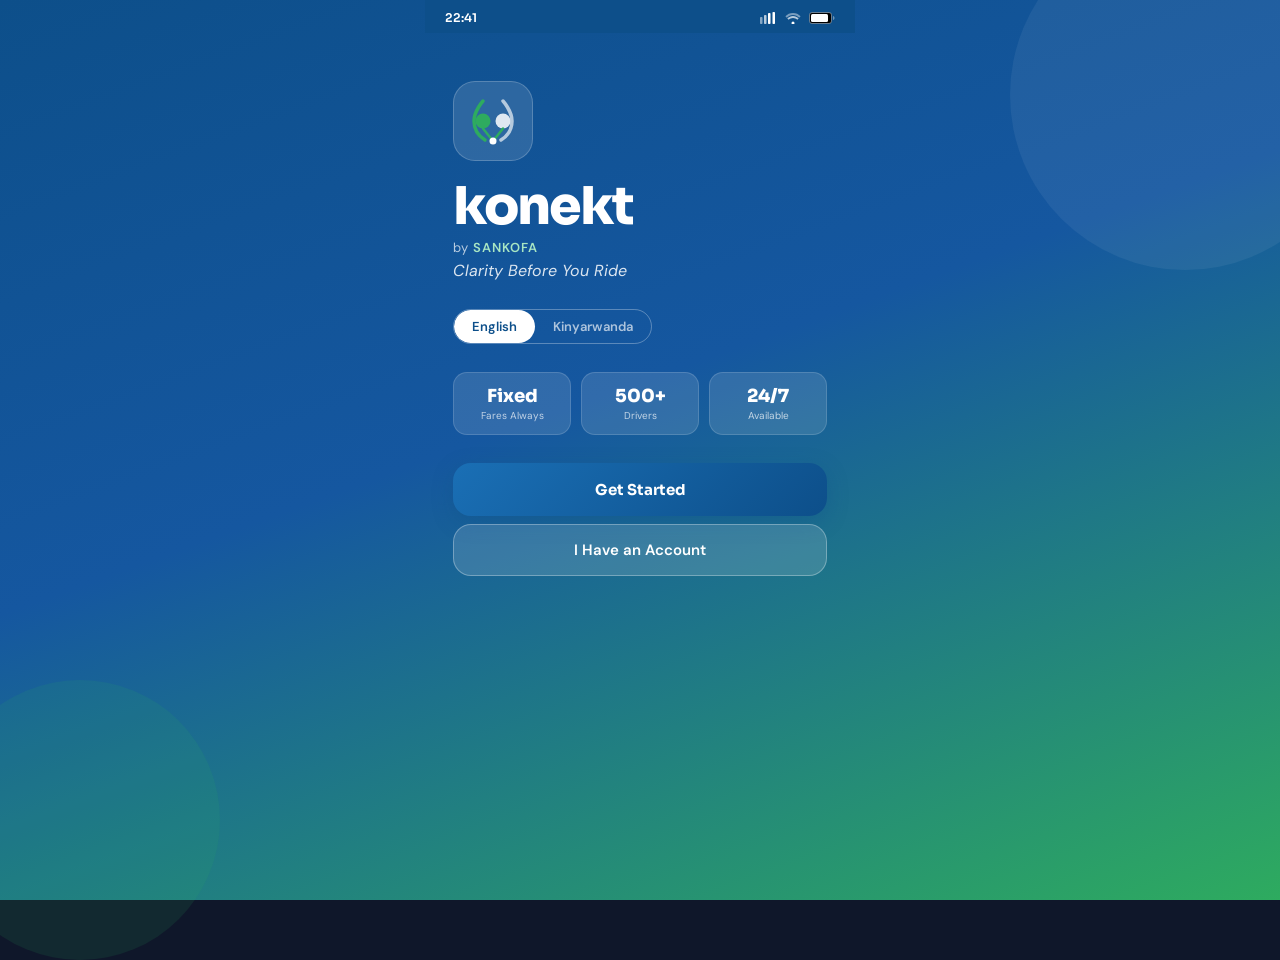
<file: index.html>
<!DOCTYPE html>
<html lang="en">
<head>
  <meta charset="UTF-8"/>
  <meta name="viewport" content="width=device-width,initial-scale=1.0,maximum-scale=1.0,user-scalable=no"/>
  <meta name="theme-color" content="#0D4F8A"/>
  <title>Konekt by Sankofa</title>
  <link rel="preconnect" href="https://fonts.googleapis.com"/>
  <link href="https://fonts.googleapis.com/css2?family=Sora:wght@400;600;700;800&family=DM+Sans:wght@400;500;600&display=swap" rel="stylesheet"/>
<style>
*,*::before,*::after{box-sizing:border-box;margin:0;padding:0}
html,body{height:100%;overflow:hidden;background:#0f172a}
body{font-family:'DM Sans',system-ui,sans-serif;color:#1A202C;-webkit-tap-highlight-color:transparent}
:root{
  --blue:#0D4F8A;--blue-mid:#1A6FB5;--blue-lt:#E8F4FD;
  --green:#1E8048;--green-mid:#2EAB5F;--green-lt:#E8F8EF;
  --red:#E74C3C;--amber:#F5A623;--text:#1A202C;--muted:#718096;
  --border:#E2E8F0;--bg:#F4F7FB;--white:#FFFFFF;
  --r:18px;--rs:10px;
  --sh:0 4px 24px rgba(13,79,138,.10);--sh-sm:0 2px 8px rgba(0,0,0,.06)
}
#app{width:100%;max-width:430px;height:100vh;margin:0 auto;background:var(--bg);display:flex;flex-direction:column;overflow:hidden}
.status-bar{background:var(--blue);padding:10px 20px 8px;display:flex;justify-content:space-between;align-items:center;font-size:12px;font-weight:600;color:white;font-family:'Sora',sans-serif;flex-shrink:0;z-index:20}
.status-icons{display:flex;gap:8px;align-items:center}
.screen{display:none;flex-direction:column;flex:1;overflow:hidden}
.screen.active{display:flex}
.screen-body{flex:1;overflow-y:auto;padding:20px 20px 100px;-webkit-overflow-scrolling:touch}
.screen-body::-webkit-scrollbar{display:none}
/* SPLASH */
.splash-bg{position:absolute;inset:0;background:linear-gradient(160deg,var(--blue) 0%,#1557a0 45%,var(--green-mid) 100%);z-index:0}
.splash-bg::before{content:'';position:absolute;width:350px;height:350px;background:rgba(255,255,255,.06);border-radius:50%;top:-80px;right:-80px}
.splash-bg::after{content:'';position:absolute;width:280px;height:280px;background:rgba(46,171,95,.12);border-radius:50%;bottom:-60px;left:-60px}
.splash-content{position:relative;z-index:1;flex:1;padding:48px 28px 36px;display:flex;flex-direction:column;color:white;overflow-y:auto}
.splash-content::-webkit-scrollbar{display:none}
.splash-logo{width:80px;height:80px;background:rgba(255,255,255,.12);border-radius:22px;display:flex;align-items:center;justify-content:center;margin-bottom:20px;border:1px solid rgba(255,255,255,.2)}
.splash-brand{font-family:'Sora',sans-serif;font-size:52px;font-weight:800;letter-spacing:-2px;line-height:1;margin-bottom:6px}
.splash-by{font-size:13px;color:rgba(255,255,255,.7);margin-bottom:4px;letter-spacing:1px}
.splash-by span{color:#a8e6c3;font-weight:600}
.splash-tagline{font-size:16px;color:rgba(255,255,255,.85);font-style:italic;margin-bottom:28px}
.lang-switch{display:flex;border:1px solid rgba(255,255,255,.3);border-radius:30px;overflow:hidden;width:fit-content;margin-bottom:28px}
.lang-btn{padding:8px 18px;font-size:13px;font-weight:600;background:transparent;color:rgba(255,255,255,.65);border:none;cursor:pointer;font-family:'DM Sans',sans-serif;transition:all .2s}
.lang-btn.active{background:white;color:var(--blue);border-radius:30px}
.splash-stats{display:flex;gap:10px;margin-bottom:28px}
.stat-card{flex:1;background:rgba(255,255,255,.12);border:1px solid rgba(255,255,255,.15);border-radius:14px;padding:12px 8px;text-align:center}
.stat-card strong{display:block;font-size:18px;font-weight:800;font-family:'Sora',sans-serif}
.stat-card span{font-size:10px;color:rgba(255,255,255,.7);margin-top:2px;display:block}
/* BUTTONS */
.btn-primary{background:linear-gradient(135deg,var(--blue-mid),var(--blue));color:white;border:none;border-radius:var(--r);padding:17px 20px;font-size:15px;font-weight:700;font-family:'Sora',sans-serif;cursor:pointer;transition:transform .15s;box-shadow:0 6px 20px rgba(13,79,138,.35);display:flex;align-items:center;justify-content:center;gap:6px}
.btn-primary:active{transform:scale(.98)}
.btn-ghost{background:rgba(255,255,255,.14);color:white;border:1px solid rgba(255,255,255,.3);border-radius:var(--r);padding:15px 20px;font-size:15px;font-weight:600;font-family:'DM Sans',sans-serif;cursor:pointer}
.btn-outline{background:transparent;color:var(--blue-mid);border:1.5px solid var(--border);border-radius:var(--r);padding:15px 20px;font-size:15px;font-weight:600;font-family:'Sora',sans-serif;cursor:pointer;display:flex;align-items:center;justify-content:center;gap:6px}
.btn-full{width:100%}
.btn-danger{flex:1;padding:13px;background:#FEE2E2;color:#C0392B;border:none;border-radius:var(--rs);font-size:13px;font-weight:600;font-family:'DM Sans',sans-serif;cursor:pointer}
.btn-green{flex:1;padding:13px;background:var(--green-lt);color:var(--green);border:none;border-radius:var(--rs);font-size:13px;font-weight:600;font-family:'DM Sans',sans-serif;cursor:pointer}
.mt8{margin-top:8px}
/* HOME */
.home-header{background:linear-gradient(140deg,var(--blue) 0%,var(--blue-mid) 100%);padding:18px 20px 56px;flex-shrink:0}
.home-header-row{display:flex;justify-content:space-between;align-items:flex-start;margin-bottom:16px}
.greeting{font-size:19px;font-weight:700;color:white;font-family:'Sora',sans-serif}
.greeting-sub{font-size:13px;color:rgba(255,255,255,.75);margin-top:2px}
.avatar-btn{width:42px;height:42px;background:rgba(255,255,255,.18);border:none;border-radius:50%;color:white;font-size:13px;font-weight:700;cursor:pointer;font-family:'Sora',sans-serif;flex-shrink:0}
.search-bar{background:white;border-radius:14px;padding:13px 16px;display:flex;align-items:center;gap:10px;cursor:pointer;box-shadow:0 4px 16px rgba(0,0,0,.12)}
.search-bar span{color:var(--muted);font-size:14px}
.home-body{flex:1;overflow-y:auto;padding:0 16px 100px;margin-top:-38px}
.home-body::-webkit-scrollbar{display:none}
.quick-grid{display:grid;grid-template-columns:1fr 1fr;gap:10px;margin-bottom:22px}
.quick-card{background:white;border-radius:var(--r);padding:16px 14px;cursor:pointer;box-shadow:var(--sh);transition:transform .15s;border:1.5px solid transparent}
.quick-card:active{transform:scale(.97);border-color:var(--blue-mid)}
.quick-icon{width:40px;height:40px;border-radius:10px;display:flex;align-items:center;justify-content:center;font-size:20px;margin-bottom:8px}
.quick-name{font-size:13px;font-weight:600}
.quick-loc{font-size:11px;color:var(--muted);margin-top:1px}
.section-label{font-size:15px;font-weight:700;margin-bottom:12px;font-family:'Sora',sans-serif}
/* KRC */
.krc-card{background:linear-gradient(135deg,var(--blue) 0%,var(--blue-mid) 50%,var(--green-mid) 100%);border-radius:var(--r);padding:18px 18px 16px;margin-bottom:22px;cursor:pointer;position:relative;overflow:hidden}
.krc-card::before{content:'';position:absolute;width:160px;height:160px;background:rgba(255,255,255,.06);border-radius:50%;top:-50px;right:-40px}
.krc-header{display:flex;justify-content:space-between;align-items:flex-start;margin-bottom:14px;position:relative}
.krc-badge{background:rgba(255,255,255,.18);border-radius:20px;padding:3px 10px;font-size:11px;font-weight:600;color:white;display:inline-block;margin-bottom:8px}
.krc-pts{font-size:34px;font-weight:800;color:white;font-family:'Sora',sans-serif;line-height:1}
.krc-pts-lbl{font-size:11px;color:rgba(255,255,255,.7);margin-top:2px}
.krc-next{text-align:right}
.krc-next-lbl{font-size:10px;color:rgba(255,255,255,.65)}
.krc-next-val{font-size:18px;font-weight:800;color:white;font-family:'Sora',sans-serif}
.krc-next-name{font-size:10px;color:rgba(255,255,255,.6)}
.krc-bar{background:rgba(255,255,255,.2);border-radius:99px;height:5px;margin-bottom:8px}
.krc-fill{background:white;border-radius:99px;height:5px}
.krc-foot{display:flex;justify-content:space-between;font-size:11px;color:rgba(255,255,255,.7)}
/* RIDE ITEMS */
.ride-item{background:white;border-radius:var(--rs);padding:13px 14px;margin-bottom:8px;display:flex;align-items:center;gap:12px;box-shadow:var(--sh-sm);cursor:pointer;transition:transform .15s}
.ride-item:active{transform:scale(.98)}
.ride-icon-wrap{width:38px;height:38px;border-radius:10px;display:flex;align-items:center;justify-content:center;font-size:18px;flex-shrink:0}
.ride-icon-wrap.moto{background:var(--blue-lt)}
.ride-icon-wrap.bus{background:var(--green-lt)}
.ride-info{flex:1;min-width:0}
.ride-route{font-size:13px;font-weight:600;white-space:nowrap;overflow:hidden;text-overflow:ellipsis}
.ride-meta{font-size:11px;color:var(--muted);margin-top:2px}
.ride-price{font-size:13px;font-weight:700;color:var(--blue-mid);flex-shrink:0}
/* NAV */
.bottom-nav{position:sticky;bottom:0;background:white;border-top:1px solid var(--border);padding:10px 8px 20px;display:flex;justify-content:space-around;z-index:10;flex-shrink:0}
.nav-btn{display:flex;flex-direction:column;align-items:center;gap:3px;background:transparent;border:none;cursor:pointer;color:var(--muted);padding:6px 12px;border-radius:12px;transition:all .15s;font-family:'DM Sans',sans-serif}
.nav-btn span{font-size:10px;font-weight:500}
.nav-btn.active{background:var(--blue-lt);color:var(--blue-mid)}
.nav-btn.active span{font-weight:700;color:var(--blue-mid)}
.nav-btn.active svg{stroke:var(--blue-mid) !important}
/* TOP BAR */
.top-bar{background:white;padding:14px 16px 12px;display:flex;align-items:center;gap:12px;border-bottom:1px solid var(--border);flex-shrink:0}
.back-btn{width:36px;height:36px;background:var(--bg);border:none;border-radius:10px;cursor:pointer;display:flex;align-items:center;justify-content:center;color:var(--text);flex-shrink:0}
.top-bar-title{font-size:17px;font-weight:700;font-family:'Sora',sans-serif;flex:1;text-align:center}
/* STEPS */
.steps{display:flex;align-items:center;justify-content:center;padding:14px 24px 12px;background:white;border-bottom:1px solid var(--border);gap:0;flex-shrink:0}
.step-dot{width:28px;height:28px;border-radius:50%;display:flex;align-items:center;justify-content:center;font-size:12px;font-weight:700;font-family:'Sora',sans-serif;background:var(--border);color:var(--muted);transition:all .3s;flex-shrink:0}
.step-dot.active{background:var(--blue-mid);color:white}
.step-dot.done{background:var(--green-mid);color:white}
.step-line{flex:1;height:2px;background:var(--border);transition:background .3s;max-width:60px;min-width:20px}
.step-line.done{background:var(--green-mid)}
.booking-body{flex:1;overflow-y:auto;padding:18px 16px 100px;-webkit-overflow-scrolling:touch}
.booking-body::-webkit-scrollbar{display:none}
/* BOOKING STEPS */
.loc-card{background:white;border-radius:var(--r);padding:4px 16px;box-shadow:var(--sh);margin-bottom:14px}
.loc-row{display:flex;align-items:center;gap:12px;padding:14px 0;cursor:pointer}
.loc-row+.loc-row{border-top:1px solid var(--border)}
.loc-dot{width:10px;height:10px;border-radius:50%;flex-shrink:0}
.loc-dot.pickup{background:var(--blue-mid)}
.loc-dot.drop{background:var(--red)}
.loc-text{flex:1}
.loc-label{font-size:10px;text-transform:uppercase;letter-spacing:.5px;color:var(--muted);margin-bottom:2px}
.loc-value{font-size:14px;font-weight:500}
.loc-action{font-size:12px;font-weight:600;color:var(--blue-mid)}
.gps-btn{width:100%;padding:13px;background:var(--blue-lt);border:1.5px dashed var(--blue-mid);border-radius:var(--rs);color:var(--blue-mid);font-size:14px;font-weight:600;font-family:'DM Sans',sans-serif;cursor:pointer;margin-bottom:14px}
.map-preview{background:linear-gradient(135deg,#dbeafe,#dcfce7);border-radius:var(--r);height:150px;display:flex;align-items:center;justify-content:center;position:relative;overflow:hidden;margin-bottom:16px;border:1px solid var(--border)}
.map-grid-bg{position:absolute;inset:0;background-image:linear-gradient(rgba(13,79,138,.07) 1px,transparent 1px),linear-gradient(90deg,rgba(13,79,138,.07) 1px,transparent 1px);background-size:22px 22px}
.map-pin-preview{font-size:32px;position:relative;z-index:1;filter:drop-shadow(0 4px 6px rgba(0,0,0,.15))}
.vehicle-picker{display:grid;grid-template-columns:1fr 1fr;gap:10px;margin-bottom:16px}
.vehicle-card{background:white;border-radius:var(--rs);padding:16px 12px;cursor:pointer;border:2px solid var(--border);text-align:center;transition:all .2s}
.vehicle-card.selected{border-color:var(--blue-mid);background:var(--blue-lt)}
.vehicle-card .v-emoji{font-size:28px;margin-bottom:6px}
.vehicle-card .v-name{font-size:13px;font-weight:700}
.vehicle-card .v-sub{font-size:11px;color:var(--muted);margin-top:2px}
.vehicle-card .v-price{font-size:12px;font-weight:700;color:var(--blue-mid);margin-top:6px}
.fare-card{background:white;border-radius:var(--r);padding:18px;box-shadow:var(--sh);margin-bottom:14px}
.fare-card h3{font-size:15px;font-weight:700;margin-bottom:14px;font-family:'Sora',sans-serif}
.fare-row{display:flex;justify-content:space-between;align-items:center;padding:10px 0;border-bottom:1px solid var(--border)}
.fare-row:last-child{border-bottom:none}
.fare-row.total{background:var(--blue-lt);margin:8px -18px -18px;padding:14px 18px;border-radius:0 0 var(--r) var(--r)}
.fare-row .fl{font-size:13px;color:var(--muted)}
.fare-row .fv{font-size:14px;font-weight:600}
.fare-row.total .fl{font-weight:700;color:var(--blue)}
.fare-row.total .fv{font-size:22px;font-weight:800;color:var(--blue);font-family:'Sora',sans-serif}
.eta-bar{background:white;border-radius:var(--r);box-shadow:var(--sh);display:flex;margin-bottom:14px}
.eta-item{flex:1;text-align:center;padding:14px 8px}
.eta-item+.eta-item{border-left:1px solid var(--border)}
.eta-big{font-size:24px;font-weight:800;color:var(--blue-mid);font-family:'Sora',sans-serif;display:block}
.eta-sm{font-size:11px;color:var(--muted);display:block;margin-top:2px}
.fixed-note{background:var(--green-lt);border-radius:var(--rs);padding:11px 14px;font-size:12px;color:var(--green);margin-bottom:14px;display:flex;align-items:center;gap:8px}
.driver-card{background:white;border-radius:var(--r);padding:18px;box-shadow:var(--sh);margin-bottom:14px}
.driver-top{display:flex;align-items:flex-start;gap:14px;margin-bottom:14px}
.driver-av-wrap{width:56px;height:56px;border-radius:16px;background:linear-gradient(135deg,var(--blue-mid),var(--green-mid));display:flex;align-items:center;justify-content:center;font-size:20px;font-weight:800;color:white;font-family:'Sora',sans-serif;flex-shrink:0}
.driver-name{font-size:16px;font-weight:700;font-family:'Sora',sans-serif}
.driver-coop{font-size:11px;color:var(--muted);margin-top:2px}
.stars-row{display:flex;align-items:center;gap:2px;margin-top:4px}
.stars-row .star-s{color:var(--amber);font-size:13px}
.stars-count{font-size:12px;color:var(--muted);margin-left:4px}
.driver-details{display:grid;grid-template-columns:1fr 1fr;gap:8px}
.detail-pill{background:var(--bg);border-radius:10px;padding:10px 12px}
.detail-pill .dp-lbl{font-size:10px;text-transform:uppercase;letter-spacing:.5px;color:var(--muted)}
.detail-pill .dp-val{font-size:13px;font-weight:600;margin-top:2px}
.verified-tag{display:inline-flex;align-items:center;gap:4px;background:var(--green-lt);color:var(--green);border-radius:20px;padding:4px 10px;font-size:11px;font-weight:600;margin-top:12px}
.share-trip-btn{width:100%;padding:12px;background:var(--green-lt);border:none;border-radius:var(--rs);font-size:13px;font-weight:600;color:var(--green);cursor:pointer;font-family:'DM Sans',sans-serif;margin-top:10px}
/* PAYMENT */
.fare-total-pill{background:var(--blue-lt);border-radius:var(--r);padding:14px 18px;margin-bottom:20px;display:flex;justify-content:space-between;align-items:center}
.ftl{font-size:12px;color:var(--muted)}
.fta{font-size:28px;font-weight:800;color:var(--blue);font-family:'Sora',sans-serif}
.locked-pill{background:var(--green-lt);color:var(--green);border-radius:20px;padding:5px 12px;font-size:12px;font-weight:600}
.pm-list{margin-bottom:16px}
.pm-item{background:white;border-radius:var(--rs);padding:14px 16px;margin-bottom:10px;display:flex;align-items:center;gap:14px;cursor:pointer;border:2px solid var(--border);transition:all .2s}
.pm-item.selected{border-color:var(--blue-mid);background:var(--blue-lt)}
.pm-logo{width:44px;height:44px;border-radius:12px;display:flex;align-items:center;justify-content:center;font-size:12px;font-weight:800;flex-shrink:0}
.pm-logo.mtn{background:#FFC300;color:#1A202C}
.pm-logo.airtel{background:#EF2B2D;color:white}
.pm-logo.cash{background:var(--green-lt);font-size:20px}
.pm-info{flex:1}
.pm-name{font-size:14px;font-weight:600}
.pm-sub{font-size:11px;color:var(--muted);margin-top:2px}
.pm-radio{width:20px;height:20px;border-radius:50%;border:2px solid var(--border);transition:all .2s;flex-shrink:0}
.pm-radio.sel{border-color:var(--blue-mid);background:var(--blue-mid);box-shadow:inset 0 0 0 3px white}
.info-note{background:var(--bg);border-radius:var(--rs);padding:11px 14px;font-size:12px;color:var(--muted);margin-bottom:16px}
/* TRACKING */
.track-map{height:290px;flex-shrink:0;background:linear-gradient(145deg,#cce4f7,#ccf0dc);position:relative;overflow:hidden}
.map-grid{position:absolute;inset:0;background-image:linear-gradient(rgba(13,79,138,.1) 1px,transparent 1px),linear-gradient(90deg,rgba(13,79,138,.1) 1px,transparent 1px);background-size:26px 26px}
.map-road-h{position:absolute;left:0;right:0;top:50%;height:12px;background:rgba(255,255,255,.7);transform:translateY(-50%)}
.map-road-v{position:absolute;top:0;bottom:0;left:40%;width:12px;background:rgba(255,255,255,.7)}
.map-route{position:absolute;left:40%;top:20%;width:2px;height:55%;background:var(--blue-mid);opacity:.5;z-index:1}
.track-end{position:absolute;top:16%;left:calc(40% - 14px);font-size:26px;z-index:2;filter:drop-shadow(0 3px 6px rgba(0,0,0,.2))}
.track-moto{position:absolute;font-size:26px;z-index:3;left:calc(40% - 13px);animation:motoRide 3.5s ease-in-out infinite;filter:drop-shadow(0 3px 6px rgba(0,0,0,.2))}
.track-start{position:absolute;bottom:20%;left:calc(40% - 14px);font-size:26px;z-index:2;filter:drop-shadow(0 3px 6px rgba(0,0,0,.2))}
@keyframes motoRide{0%,100%{bottom:28%}50%{bottom:50%}}
.map-back{position:absolute;top:12px;left:12px;background:white;border:none;border-radius:10px;padding:8px 12px;font-size:13px;font-weight:600;cursor:pointer;box-shadow:0 2px 8px rgba(0,0,0,.12);z-index:5}
.track-panel{flex:1;overflow-y:auto;padding:16px 16px 100px}
.track-panel::-webkit-scrollbar{display:none}
.live-status{display:flex;align-items:center;gap:10px;background:var(--green-lt);border-radius:30px;padding:9px 16px;margin-bottom:14px;width:fit-content}
.live-status span{font-size:13px;font-weight:600;color:var(--green)}
.pulse{width:8px;height:8px;background:var(--green-mid);border-radius:50%;animation:pulse 1.5s infinite;flex-shrink:0}
@keyframes pulse{0%,100%{opacity:1;transform:scale(1)}50%{opacity:.5;transform:scale(.8)}}
.eta-row{display:flex;gap:10px;margin-bottom:14px}
.eta-card{flex:1;background:white;border-radius:var(--rs);padding:12px 8px;text-align:center;box-shadow:var(--sh-sm)}
.eta-num{font-size:22px;font-weight:800;color:var(--blue-mid);font-family:'Sora',sans-serif}
.eta-lbl{font-size:10px;color:var(--muted);margin-top:2px}
.driver-mini{background:white;border-radius:var(--rs);padding:14px;display:flex;align-items:center;gap:12px;box-shadow:var(--sh-sm);margin-bottom:12px}
.driver-av{width:44px;height:44px;border-radius:12px;background:linear-gradient(135deg,var(--blue-mid),var(--green-mid));color:white;font-size:14px;font-weight:800;display:flex;align-items:center;justify-content:center;font-family:'Sora',sans-serif;flex-shrink:0}
.driver-mi{flex:1}
.driver-mn{font-size:14px;font-weight:700}
.driver-ms{font-size:11px;color:var(--muted);margin-top:1px}
.stars-sm{display:flex;align-items:center;gap:2px;margin-top:3px;font-size:12px;color:var(--amber)}
.stars-sm span{color:var(--muted);margin-left:4px;font-size:11px}
.call-btn{width:38px;height:38px;background:var(--green-lt);border:none;border-radius:10px;font-size:18px;cursor:pointer;flex-shrink:0}
.track-btns{display:flex;gap:10px;margin-bottom:12px}
/* SUCCESS */
.success-body{display:flex;flex-direction:column;align-items:center;text-align:center;padding:36px 20px 100px}
.success-icon{font-size:64px;margin-bottom:16px}
.success-h{font-size:24px;font-weight:800;font-family:'Sora',sans-serif;margin-bottom:6px}
.success-p{font-size:14px;color:var(--muted);margin-bottom:24px}
.points-card{width:100%;background:linear-gradient(135deg,var(--blue),var(--green-mid));border-radius:var(--r);padding:18px;color:white;margin-bottom:20px}
.pts-label{font-size:13px;opacity:.85;margin-bottom:4px}
.pts-num{font-size:36px;font-weight:800;font-family:'Sora',sans-serif}
.pts-sub{font-size:12px;opacity:.75;margin-top:4px}
.rating-block{width:100%;margin-bottom:20px}
.rating-prompt{font-size:14px;font-weight:600;margin-bottom:10px}
.stars-lg{display:flex;justify-content:center;gap:8px}
.star{font-size:34px;cursor:pointer;filter:grayscale(1);transition:filter .15s,transform .15s}
.star.active{filter:none;transform:scale(1.15)}
.receipt{width:100%;background:var(--bg);border-radius:var(--r);padding:16px;margin-bottom:20px}
.receipt-row{display:flex;justify-content:space-between;padding:9px 0;border-bottom:1px solid var(--border);font-size:14px}
.receipt-row:last-child{border-bottom:none}
.receipt-total span:first-child{font-weight:700}
.receipt-total span:last-child{font-size:16px;font-weight:800;color:var(--blue)}
/* PROFILE */
.profile-header{background:linear-gradient(140deg,var(--blue),var(--blue-mid));padding:28px 20px 52px;text-align:center;flex-shrink:0}
.profile-av{width:72px;height:72px;border-radius:50%;background:rgba(255,255,255,.2);border:3px solid rgba(255,255,255,.4);color:white;font-size:22px;font-weight:800;font-family:'Sora',sans-serif;display:flex;align-items:center;justify-content:center;margin:0 auto 12px}
.profile-name{font-size:20px;font-weight:700;color:white;font-family:'Sora',sans-serif}
.profile-email{font-size:13px;color:rgba(255,255,255,.7);margin-top:3px}
.profile-stats{background:white;border-radius:var(--r);box-shadow:var(--sh);padding:4px 16px;margin-bottom:14px}
.ps-row{display:flex;justify-content:space-between;align-items:center;padding:13px 0;border-bottom:1px solid var(--border)}
.ps-row.last{border-bottom:none}
.ps-lbl{font-size:13px;color:var(--muted)}
.ps-val{font-size:14px;font-weight:700}
.ps-val.tier{color:#b45309}
.ps-val.blue{color:var(--blue-mid)}
.ps-val.green{color:var(--green)}
.menu-list{background:white;border-radius:var(--r);box-shadow:var(--sh);padding:4px 16px;margin-bottom:14px}
.menu-row{display:flex;align-items:center;gap:12px;padding:13px 0;border-bottom:1px solid var(--border);cursor:pointer}
.menu-row.last{border-bottom:none}
.menu-ico{width:38px;height:38px;border-radius:10px;display:flex;align-items:center;justify-content:center;font-size:18px;flex-shrink:0}
.mn{font-size:14px;font-weight:600}
.ms{font-size:11px;color:var(--muted);margin-top:1px}
.ma{margin-left:auto;color:var(--muted);font-size:18px}
/* PANEL */
.panel-overlay{position:fixed;inset:0;background:rgba(0,0,0,.5);z-index:100;display:none;align-items:flex-end;justify-content:center}
.panel-overlay.open{display:flex}
.panel{background:white;border-radius:24px 24px 0 0;padding:20px 20px 36px;width:100%;max-width:430px;max-height:80vh;overflow-y:auto;animation:slideUp .3s ease}
.panel::-webkit-scrollbar{display:none}
@keyframes slideUp{from{transform:translateY(100%)}to{transform:translateY(0)}}
.panel-handle{width:40px;height:4px;background:var(--border);border-radius:2px;margin:0 auto 18px}
.panel-title{font-size:18px;font-weight:700;font-family:'Sora',sans-serif;margin-bottom:14px}
.panel-input-wrap{display:flex;align-items:center;gap:10px;border:1.5px solid var(--border);border-radius:var(--rs);padding:12px 14px;margin-bottom:16px;background:var(--bg)}
.panel-input{border:none;background:transparent;font-size:14px;font-family:'DM Sans',sans-serif;outline:none;flex:1;color:var(--text)}
.suggestion{display:flex;align-items:center;gap:12px;padding:12px;border-radius:var(--rs);cursor:pointer;margin-bottom:2px}
.suggestion:active{background:var(--bg)}
.sugg-icon{width:38px;height:38px;background:var(--blue-lt);border-radius:10px;display:flex;align-items:center;justify-content:center;font-size:17px;flex-shrink:0}
.sn{font-size:13px;font-weight:600}
.ss{font-size:11px;color:var(--muted);margin-top:1px}
/* TOAST */
.toast{position:fixed;bottom:90px;left:50%;transform:translateX(-50%);background:#1A202C;color:white;padding:11px 22px;border-radius:30px;font-size:13px;font-weight:600;opacity:0;transition:opacity .3s;pointer-events:none;z-index:999;white-space:nowrap;max-width:90vw;font-family:'DM Sans',sans-serif}
.toast.show{opacity:1}
.fade-in{animation:fadeIn .3s ease}
@keyframes fadeIn{from{opacity:0;transform:translateY(8px)}to{opacity:1;transform:translateY(0)}}
</style>
</head>
<body>
<div id="app">
  <div class="status-bar"><span id="status-time">9:41</span><div class="status-icons"><svg width="17" height="12" viewBox="0 0 17 12"><rect x="0" y="5" width="2.5" height="7" rx=".8" fill="white" opacity=".5"/><rect x="4" y="3" width="2.5" height="9" rx=".8" fill="white" opacity=".7"/><rect x="8" y="1" width="2.5" height="11" rx=".8" fill="white"/><rect x="12.5" y="0" width="2.5" height="12" rx=".8" fill="white"/></svg><svg width="16" height="12" viewBox="0 0 16 12"><path d="M8 3C10.5 3 12.7 4.1 14.2 5.8L15.6 4.3C13.7 2.2 11 1 8 1C5 1 2.3 2.2 0.4 4.3L1.8 5.8C3.3 4.1 5.5 3 8 3Z" fill="white" opacity=".45"/><path d="M8 6C9.7 6 11.2 6.7 12.3 7.8L13.7 6.4C12.2 4.9 10.2 4 8 4C5.8 4 3.8 4.9 2.3 6.4L3.7 7.8C4.8 6.7 6.3 6 8 6Z" fill="white" opacity=".7"/><circle cx="8" cy="11" r="1.5" fill="white"/></svg><svg width="26" height="12" viewBox="0 0 26 12"><rect x=".5" y=".5" width="22" height="11" rx="2.5" stroke="white" stroke-opacity=".4"/><rect x="2" y="2" width="17" height="8" rx="1.5" fill="white"/><path d="M24 4V8C24.9 7.6 25.5 6.9 25.5 6C25.5 5.1 24.9 4.4 24 4Z" fill="white" fill-opacity=".4"/></svg></div></div>
  <!-- SPLASH -->
  <div class="screen active" id="screen-splash"><div class="splash-bg"></div><div class="splash-content"><div class="splash-logo"><svg width="56" height="56" viewBox="0 0 56 56" fill="none"><path d="M18 8C18 8 9 18 9 28C9 36 13.5 43 20 47" stroke="#2EAB5F" stroke-width="3.5" stroke-linecap="round"/><path d="M38 8C38 8 47 18 47 28C47 36 42.5 43 36 47" stroke="white" stroke-width="3.5" stroke-linecap="round" stroke-opacity=".65"/><circle cx="18" cy="28" r="7.5" fill="#2EAB5F"/><circle cx="38" cy="28" r="7.5" fill="white" fill-opacity=".85"/><path d="M18 35.5L28 48L38 35.5" stroke="#2EAB5F" stroke-width="2.5" stroke-linecap="round" stroke-linejoin="round"/><circle cx="28" cy="48" r="3.5" fill="white"/></svg></div><h1 class="splash-brand">konekt</h1><p class="splash-by">by <span>SANKOFA</span></p><p class="splash-tagline">Clarity Before You Ride</p><div class="lang-switch"><button class="lang-btn active" onclick="setLang('en',this)">English</button><button class="lang-btn" onclick="setLang('rw',this)">Kinyarwanda</button></div><div class="splash-stats"><div class="stat-card"><strong>Fixed</strong><span>Fares Always</span></div><div class="stat-card"><strong>500+</strong><span>Drivers</span></div><div class="stat-card"><strong>24/7</strong><span>Available</span></div></div><button class="btn-primary btn-full" onclick="goto('screen-home')" id="btn-start">Get Started</button><button class="btn-ghost btn-full mt8" onclick="goto('screen-home')" id="btn-login">I Have an Account</button></div></div>
  <!-- HOME -->
  <div class="screen" id="screen-home"><div class="home-header"><div class="home-header-row"><div><h2 class="greeting" id="greeting">Mwaramutse, Keza 👋</h2><p class="greeting-sub" id="greeting-sub">Where are you headed today?</p></div><button class="avatar-btn" onclick="goto('screen-profile')">KU</button></div><div class="search-bar" onclick="openPanel('panel-destination')"><svg width="16" height="16" viewBox="0 0 16 16" fill="none"><circle cx="7" cy="7" r="5" stroke="#94a3b8" stroke-width="1.5"/><path d="M11 11L14 14" stroke="#94a3b8" stroke-width="1.5" stroke-linecap="round"/></svg><span id="search-placeholder">Where do you want to go?</span></div></div><div class="home-body"><div class="quick-grid"><div class="quick-card" onclick="quickBook('ALU Innovation City','1.1 km')"><div class="quick-icon" style="background:#eff6ff">🏫</div><p class="quick-name">ALU Campus</p><p class="quick-loc">Innovation City</p></div><div class="quick-card" onclick="quickBook('Kimironko Market','4.2 km')"><div class="quick-icon" style="background:#fff7ed">🏪</div><p class="quick-name">Kimironko</p><p class="quick-loc">Market</p></div><div class="quick-card" onclick="quickBook('Kacyiru Office','5.8 km')"><div class="quick-icon" style="background:#f0fdf4">🏛️</div><p class="quick-name">Kacyiru</p><p class="quick-loc">District</p></div><div class="quick-card" onclick="quickBook('CHUK Hospital','7.3 km')"><div class="quick-icon" style="background:#fff1f2">🏥</div><p class="quick-name">CHUK</p><p class="quick-loc">Hospital</p></div></div><p class="section-label">Your Riders' Circle</p><div class="krc-card" onclick="showToast('KRC: 160 pts to Gold Guardian!')"><div class="krc-header"><div><span class="krc-badge">🥈 Silver Champion</span><div class="krc-pts">340</div><div class="krc-pts-lbl">Clarity Points</div></div><div class="krc-next"><p class="krc-next-lbl">Next tier</p><p class="krc-next-val">500 pts</p><p class="krc-next-name">Gold Guardian</p></div></div><div class="krc-bar"><div class="krc-fill" style="width:68%"></div></div><div class="krc-foot"><span>160 pts to Gold</span><span>23 rides</span></div></div><p class="section-label">Recent Rides</p><div class="ride-item" onclick="goto('screen-tracking')"><div class="ride-icon-wrap moto">🏍️</div><div class="ride-info"><p class="ride-route">Innovation City → Kimironko</p><p class="ride-meta">Today · 08:12 · Jean-Pierre</p></div><span class="ride-price">1,130 RWF</span></div><div class="ride-item"><div class="ride-icon-wrap moto">🏍️</div><div class="ride-info"><p class="ride-route">Kacyiru → Remera</p><p class="ride-meta">Yesterday · 17:45 · Alexis</p></div><span class="ride-price">965 RWF</span></div><div class="ride-item" style="margin-bottom:100px"><div class="ride-icon-wrap bus">🚌</div><div class="ride-info"><p class="ride-route">Nyabugogo → Gikondo</p><p class="ride-meta">Mon · 07:30 · Bus Line 12</p></div><span class="ride-price">854 RWF</span></div></div><nav class="bottom-nav"><button class="nav-btn active" onclick="goto('screen-home')"><svg width="20" height="20" viewBox="0 0 20 20" fill="none"><path d="M3 8L10 2L17 8V17C17 17.6 16.6 18 16 18H13V13H7V18H4C3.4 18 3 17.6 3 17V8Z" stroke="currentColor" stroke-width="1.5" stroke-linejoin="round"/></svg><span>Home</span></button><button class="nav-btn" onclick="openPanel('panel-destination')"><svg width="20" height="20" viewBox="0 0 20 20" fill="none"><path d="M10 2C7.2 2 5 4.2 5 7C5 11 10 17 10 17C10 17 15 11 15 7C15 4.2 12.8 2 10 2Z" stroke="currentColor" stroke-width="1.5"/><circle cx="10" cy="7" r="2" stroke="currentColor" stroke-width="1.5"/></svg><span>Ride</span></button><button class="nav-btn" onclick="showToast('History coming soon')"><svg width="20" height="20" viewBox="0 0 20 20" fill="none"><rect x="3" y="3" width="14" height="14" rx="2" stroke="currentColor" stroke-width="1.5"/><path d="M7 8H13M7 11H11" stroke="currentColor" stroke-width="1.5" stroke-linecap="round"/></svg><span>History</span></button><button class="nav-btn" onclick="goto('screen-profile')"><svg width="20" height="20" viewBox="0 0 20 20" fill="none"><circle cx="10" cy="7" r="3.5" stroke="currentColor" stroke-width="1.5"/><path d="M3 17C3 14.2 6.1 12 10 12C13.9 12 17 14.2 17 17" stroke="currentColor" stroke-width="1.5" stroke-linecap="round"/></svg><span>Profile</span></button></nav></div>
  <!-- BOOKING -->
  <div class="screen" id="screen-booking"><div class="top-bar"><button class="back-btn" onclick="goto('screen-home')"><svg width="20" height="20" viewBox="0 0 20 20" fill="none"><path d="M12 15L7 10L12 5" stroke="currentColor" stroke-width="1.5" stroke-linecap="round" stroke-linejoin="round"/></svg></button><h2 class="top-bar-title" id="booking-title">Choose Route</h2><div style="width:36px"></div></div><div class="steps"><div class="step-dot active" id="sd1">1</div><div class="step-line" id="sl1"></div><div class="step-dot" id="sd2">2</div><div class="step-line" id="sl2"></div><div class="step-dot" id="sd3">3</div></div><div class="booking-body" id="booking-body"></div><nav class="bottom-nav"><button class="nav-btn" onclick="goto('screen-home')"><svg width="20" height="20" viewBox="0 0 20 20" fill="none"><path d="M3 8L10 2L17 8V17C17 17.6 16.6 18 16 18H13V13H7V18H4C3.4 18 3 17.6 3 17V8Z" stroke="currentColor" stroke-width="1.5" stroke-linejoin="round"/></svg><span>Home</span></button><button class="nav-btn active"><svg width="20" height="20" viewBox="0 0 20 20" fill="none"><path d="M10 2C7.2 2 5 4.2 5 7C5 11 10 17 10 17C10 17 15 11 15 7C15 4.2 12.8 2 10 2Z" stroke="currentColor" stroke-width="1.5"/><circle cx="10" cy="7" r="2" stroke="currentColor" stroke-width="1.5"/></svg><span>Ride</span></button><button class="nav-btn" onclick="showToast('History coming soon')"><svg width="20" height="20" viewBox="0 0 20 20" fill="none"><rect x="3" y="3" width="14" height="14" rx="2" stroke="currentColor" stroke-width="1.5"/><path d="M7 8H13M7 11H11" stroke="currentColor" stroke-width="1.5" stroke-linecap="round"/></svg><span>History</span></button><button class="nav-btn" onclick="goto('screen-profile')"><svg width="20" height="20" viewBox="0 0 20 20" fill="none"><circle cx="10" cy="7" r="3.5" stroke="currentColor" stroke-width="1.5"/><path d="M3 17C3 14.2 6.1 12 10 12C13.9 12 17 14.2 17 17" stroke="currentColor" stroke-width="1.5" stroke-linecap="round"/></svg><span>Profile</span></button></nav></div>
  <!-- PAYMENT -->
  <div class="screen" id="screen-payment"><div class="top-bar"><button class="back-btn" onclick="gotoStep(3)"><svg width="20" height="20" viewBox="0 0 20 20" fill="none"><path d="M12 15L7 10L12 5" stroke="currentColor" stroke-width="1.5" stroke-linecap="round" stroke-linejoin="round"/></svg></button><h2 class="top-bar-title">Choose Payment</h2><div style="width:36px"></div></div><div class="screen-body"><div class="fare-total-pill"><div><p class="ftl">Total to Pay</p><p class="fta" id="payment-total">1,130 RWF</p></div><span class="locked-pill">🔒 Fixed</span></div><div class="pm-list"><div class="pm-item selected" id="pm-mtn" onclick="selectPayment('mtn')"><div class="pm-logo mtn">MTN</div><div class="pm-info"><p class="pm-name">MTN Mobile Money</p><p class="pm-sub">Balance: 12,500 RWF</p></div><div class="pm-radio sel" id="radio-mtn"></div></div><div class="pm-item" id="pm-airtel" onclick="selectPayment('airtel')"><div class="pm-logo airtel">AIR</div><div class="pm-info"><p class="pm-name">Airtel Money</p><p class="pm-sub">+250 78X XXX XXX</p></div><div class="pm-radio" id="radio-airtel"></div></div><div class="pm-item" id="pm-cash" onclick="selectPayment('cash')"><div class="pm-logo cash">💵</div><div class="pm-info"><p class="pm-name">Cash</p><p class="pm-sub">Pay driver directly</p></div><div class="pm-radio" id="radio-cash"></div></div></div><div class="info-note">💡 Payment is deducted only after your ride completes successfully.</div><button class="btn-primary btn-full" onclick="confirmPayment()">✓ &nbsp;Confirm &amp; Start Ride</button></div></div>
  <!-- TRACKING -->
  <div class="screen" id="screen-tracking"><div class="track-map"><div class="map-grid"></div><div class="map-road-h"></div><div class="map-road-v"></div><div class="map-route"></div><div class="track-end">🏁</div><div class="track-moto" id="track-moto">🏍️</div><div class="track-start">📍</div><button class="map-back" onclick="goto('screen-home')">← Back</button></div><div class="track-panel"><div class="live-status"><div class="pulse"></div><span id="track-status">Jean-Pierre is 3 min away</span></div><div class="eta-row"><div class="eta-card"><p class="eta-num" id="eta-num">3</p><p class="eta-lbl">min pickup</p></div><div class="eta-card"><p class="eta-num">12</p><p class="eta-lbl">min journey</p></div><div class="eta-card"><p class="eta-num">4.2</p><p class="eta-lbl">km total</p></div></div><div class="driver-mini"><div class="driver-av">JP</div><div class="driver-mi"><p class="driver-mn">Jean-Pierre Habimana</p><p class="driver-ms">RAC 487 B · Green Honda CG 125</p><div class="stars-sm">★★★★★ <span>4.9</span></div></div><button class="call-btn" onclick="showToast('Calling driver...')">📞</button></div><div class="track-btns"><button class="btn-danger" onclick="showToast('Emergency contacts notified!')">🚨 Emergency</button><button class="btn-green" onclick="showToast('Trip shared on WhatsApp!')">📤 Share Trip</button></div><button class="btn-primary btn-full" onclick="goto('screen-success')">✓ &nbsp;I Arrived — Complete Trip</button></div></div>
  <!-- SUCCESS -->
  <div class="screen" id="screen-success"><div class="screen-body success-body"><div class="success-icon">✅</div><h2 class="success-h">Ride Complete!</h2><p class="success-p">You arrived safely at <strong id="success-dest">Kimironko Market</strong>.</p><div class="points-card"><p class="pts-label">🎯 Clarity Points Earned</p><p class="pts-num">+15 pts</p><p class="pts-sub">Total: 355 pts · 145 pts to Gold Guardian</p></div><div class="rating-block"><p class="rating-prompt">How was Jean-Pierre?</p><div class="stars-lg" id="star-rating"><span class="star" onclick="rateStar(1)">⭐</span><span class="star" onclick="rateStar(2)">⭐</span><span class="star" onclick="rateStar(3)">⭐</span><span class="star" onclick="rateStar(4)">⭐</span><span class="star" onclick="rateStar(5)">⭐</span></div></div><div class="receipt"><div class="receipt-row"><span>Distance</span><span>4.2 km</span></div><div class="receipt-row"><span>Duration</span><span>11 min</span></div><div class="receipt-row"><span>Vehicle</span><span id="receipt-vehicle">Moto</span></div><div class="receipt-row receipt-total"><span>Paid (MTN MoMo)</span><span id="receipt-total">1,130 RWF</span></div></div><button class="btn-primary btn-full" onclick="goto('screen-home')">🏠 &nbsp;Back to Home</button><button class="btn-outline btn-full mt8" onclick="goto('screen-booking');gotoStep(1)">🏍️ &nbsp;Book Another Ride</button></div></div>
  <!-- PROFILE -->
  <div class="screen" id="screen-profile"><div class="profile-header"><div class="profile-av">KU</div><h2 class="profile-name">Keza Uwimana</h2><p class="profile-email">keza.uwimana@alustudent.com</p></div><div class="screen-body" style="margin-top:-28px"><div class="profile-stats"><div class="ps-row"><span class="ps-lbl">KRC Tier</span><span class="ps-val tier">🥈 Silver Champion</span></div><div class="ps-row"><span class="ps-lbl">Clarity Points</span><span class="ps-val blue">340 pts</span></div><div class="ps-row"><span class="ps-lbl">Total Rides</span><span class="ps-val">23 rides</span></div><div class="ps-row"><span class="ps-lbl">Saved vs Haggling</span><span class="ps-val green">≈ 8,400 RWF</span></div><div class="ps-row last"><span class="ps-lbl">Member Since</span><span class="ps-val">January 2026</span></div></div><div class="menu-list"><div class="menu-row" onclick="showToast('Payment methods')"><div class="menu-ico" style="background:#eff6ff">💳</div><div><p class="mn">Payment Methods</p><p class="ms">MTN MoMo · Airtel Money</p></div><span class="ma">›</span></div><div class="menu-row" onclick="showToast('Safety contacts saved')"><div class="menu-ico" style="background:#f0fdf4">🛡️</div><div><p class="mn">Safety Contacts</p><p class="ms">2 contacts saved</p></div><span class="ma">›</span></div><div class="menu-row" onclick="cycleLanguage()"><div class="menu-ico" style="background:#fff7ed">🌍</div><div><p class="mn">Language</p><p class="ms" id="lang-display">English</p></div><span class="ma">›</span></div><div class="menu-row" onclick="showToast('Support chat opened')"><div class="menu-ico" style="background:#fff1f2">💬</div><div><p class="mn">Help &amp; Support</p><p class="ms">Chat or call us</p></div><span class="ma">›</span></div><div class="menu-row last" onclick="goto('screen-splash')"><div class="menu-ico" style="background:#f8fafc">🚪</div><div><p class="mn">Sign Out</p><p class="ms">See you next time</p></div><span class="ma">›</span></div></div></div><nav class="bottom-nav"><button class="nav-btn" onclick="goto('screen-home')"><svg width="20" height="20" viewBox="0 0 20 20" fill="none"><path d="M3 8L10 2L17 8V17C17 17.6 16.6 18 16 18H13V13H7V18H4C3.4 18 3 17.6 3 17V8Z" stroke="currentColor" stroke-width="1.5" stroke-linejoin="round"/></svg><span>Home</span></button><button class="nav-btn" onclick="openPanel('panel-destination')"><svg width="20" height="20" viewBox="0 0 20 20" fill="none"><path d="M10 2C7.2 2 5 4.2 5 7C5 11 10 17 10 17C10 17 15 11 15 7C15 4.2 12.8 2 10 2Z" stroke="currentColor" stroke-width="1.5"/><circle cx="10" cy="7" r="2" stroke="currentColor" stroke-width="1.5"/></svg><span>Ride</span></button><button class="nav-btn" onclick="showToast('History coming soon')"><svg width="20" height="20" viewBox="0 0 20 20" fill="none"><rect x="3" y="3" width="14" height="14" rx="2" stroke="currentColor" stroke-width="1.5"/><path d="M7 8H13M7 11H11" stroke="currentColor" stroke-width="1.5" stroke-linecap="round"/></svg><span>History</span></button><button class="nav-btn active"><svg width="20" height="20" viewBox="0 0 20 20" fill="none"><circle cx="10" cy="7" r="3.5" stroke="currentColor" stroke-width="1.5"/><path d="M3 17C3 14.2 6.1 12 10 12C13.9 12 17 14.2 17 17" stroke="currentColor" stroke-width="1.5" stroke-linecap="round"/></svg><span>Profile</span></button></nav></div>
</div>
<!-- DESTINATION PANEL -->
<div class="panel-overlay" id="panel-destination" onclick="handleOverlay(event,'panel-destination')"><div class="panel"><div class="panel-handle"></div><h3 class="panel-title">Where to?</h3><div class="panel-input-wrap"><svg width="16" height="16" viewBox="0 0 16 16" fill="none"><circle cx="7" cy="7" r="5" stroke="#94a3b8" stroke-width="1.5"/><path d="M11 11L14 14" stroke="#94a3b8" stroke-width="1.5" stroke-linecap="round"/></svg><input type="text" id="dest-input" class="panel-input" placeholder="e.g. Kimironko, Kacyiru..." oninput="filterDest(this.value)"/></div><div id="suggestion-list"><div class="suggestion" onclick="chooseDest('Kimironko Market','4.2 km')"><div class="sugg-icon">🏪</div><div><p class="sn">Kimironko Market</p><p class="ss">Gasabo · 4.2 km</p></div></div><div class="suggestion" onclick="chooseDest('ALU Innovation City','1.1 km')"><div class="sugg-icon">🏫</div><div><p class="sn">ALU Innovation City</p><p class="ss">Kigali Innovation City · 1.1 km</p></div></div><div class="suggestion" onclick="chooseDest('Norrsken House','6.1 km')"><div class="sugg-icon">💼</div><div><p class="sn">Norrsken House</p><p class="ss">Kiyovu · 6.1 km</p></div></div><div class="suggestion" onclick="chooseDest('Kacyiru District Office','5.8 km')"><div class="sugg-icon">🏛️</div><div><p class="sn">Kacyiru District Office</p><p class="ss">Gasabo · 5.8 km</p></div></div><div class="suggestion" onclick="chooseDest('CHUK Hospital','7.3 km')"><div class="sugg-icon">🏥</div><div><p class="sn">CHUK Hospital</p><p class="ss">Nyarugenge · 7.3 km</p></div></div><div class="suggestion" onclick="chooseDest('Nyabugogo Terminal','8.0 km')"><div class="sugg-icon">🚌</div><div><p class="sn">Nyabugogo Terminal</p><p class="ss">Nyarugenge · 8.0 km</p></div></div></div><button class="btn-primary btn-full mt8" onclick="confirmDest()">Confirm Destination</button></div></div>
<div class="toast" id="toast"></div>
<script>
const S={cur:'screen-splash',step:1,lang:'en',veh:'moto',pay:'mtn',dest:'Kimironko Market',dist:'4.2 km',fare:{total:1130},ci:null};
const T={en:{g:'Mwaramutse, Keza 👋',s:'Where are you headed today?',p:'Where do you want to go?',b:'Get Started',l:'I Have an Account'},rw:{g:'Mwaramutse, Keza 👋',s:'Ujya he none uyu munsi?',p:'Ujya he?',b:'Tangira',l:'Mfite konti'}};
function tick(){const n=new Date(),e=document.getElementById('status-time');if(e)e.textContent=`${String(n.getHours()).padStart(2,'0')}:${String(n.getMinutes()).padStart(2,'0')}`}
setInterval(tick,10000);tick();
function goto(id){if(S.cur===id)return;document.getElementById(S.cur)?.classList.remove('active');document.getElementById(id)?.classList.add('active');S.cur=id;if(id==='screen-booking')gotoStep(S.step||1);if(id==='screen-tracking')startCd()}
function gotoStep(n){goto('screen-booking');S.step=n;[1,2,3].forEach(i=>{const d=document.getElementById('sd'+i),l=document.getElementById('sl'+i);if(!d)return;d.className='step-dot';if(i<n){d.classList.add('done');d.textContent='✓'}else if(i===n){d.classList.add('active');d.textContent=i}else d.textContent=i;if(l)l.classList.toggle('done',i<n)});const tt={1:'Choose Route',2:'Your Fixed Fare',3:'Driver Matched'},e=document.getElementById('booking-title');if(e)e.textContent=tt[n];const b=document.getElementById('booking-body');if(!b)return;b.innerHTML=n===1?r1():n===2?r2():r3();b.classList.add('fade-in');setTimeout(()=>b.classList.remove('fade-in'),400)}
function r1(){const bus=S.veh==='bus';return`<div class="loc-card"><div class="loc-row"><div class="loc-dot pickup"></div><div class="loc-text"><div class="loc-label">Pickup</div><div class="loc-value">Kigali Innovation City ✓</div></div><span class="loc-action">Change</span></div><div class="loc-row" onclick="openPanel('panel-destination')"><div class="loc-dot drop"></div><div class="loc-text"><div class="loc-label">Drop-off</div><div class="loc-value">${S.dest}</div></div><span class="loc-action">✏️</span></div></div><button class="gps-btn" onclick="showToast('📍 Location detected: Innovation City')">📍 &nbsp;Use My Location (GPS)</button><div class="map-preview"><div class="map-grid-bg"></div><div class="map-pin-preview">📍</div></div><p class="section-label" style="margin-bottom:10px">Vehicle Type</p><div class="vehicle-picker"><div class="vehicle-card ${!bus?'selected':''}" id="v-moto" onclick="selV('moto')"><div class="v-emoji">🏍️</div><div class="v-name">Moto</div><div class="v-sub">1–2 passengers</div><div class="v-price">From 500 RWF</div></div><div class="vehicle-card ${bus?'selected':''}" id="v-bus" onclick="selV('bus')"><div class="v-emoji">🚌</div><div class="v-name">Bus</div><div class="v-sub">Shared ride</div><div class="v-price">From 350 RWF</div></div></div><button class="btn-primary btn-full" onclick="gotoStep(2)">→ &nbsp;View Fare Breakdown</button>`}
function r2(){const km=parseFloat(S.dist),dc=Math.round(km*150),sub=500+dc,mod=S.veh==='bus'?.7:1,tot=Math.round(sub*mod),pf=Math.round(tot*.12);S.fare.total=tot;['payment-total','receipt-total'].forEach(id=>{const e=document.getElementById(id);if(e)e.textContent=tot.toLocaleString()+' RWF'});const rv=document.getElementById('receipt-vehicle');if(rv)rv.textContent=S.veh==='bus'?'Bus (shared)':'Moto';const sd=document.getElementById('success-dest');if(sd)sd.textContent=S.dest;return`<div class="fare-card"><h3>💰 Your Fare Breakdown</h3><div class="fare-row"><span class="fl">Base fare</span><span class="fv">500 RWF</span></div><div class="fare-row"><span class="fl">${S.dist} × 150 RWF/km</span><span class="fv">${dc} RWF</span></div><div class="fare-row"><span class="fl">Vehicle modifier</span><span class="fv">${S.veh==='bus'?'×0.7 shared':'×1.0 solo'}</span></div><div class="fare-row"><span class="fl">Platform fee (12%)</span><span class="fv">${pf} RWF</span></div><div class="fare-row total"><span class="fl">You Pay</span><span class="fv">${tot.toLocaleString()} RWF</span></div></div><div class="eta-bar"><div class="eta-item"><span class="eta-big">3</span><span class="eta-sm">min to driver</span></div><div class="eta-item"><span class="eta-big">12</span><span class="eta-sm">min journey</span></div><div class="eta-item"><span class="eta-big">${S.dist}</span><span class="eta-sm">km total</span></div></div><div class="fixed-note">✅ This fare is fixed and will not change.</div><button class="btn-primary btn-full" onclick="gotoStep(3)" style="margin-bottom:10px">🔒 &nbsp;Confirm Fare &amp; Match Driver</button><button class="btn-outline btn-full" onclick="gotoStep(1)">← Change Route</button>`}
function r3(){return`<div style="text-align:center;padding:10px 0 16px"><div style="font-size:14px;color:var(--muted)">Driver matched ✅</div><div style="font-size:12px;color:var(--muted);margin-top:4px">Gasabo Riders' Cooperative · Reg. 2021</div></div><div class="driver-card fade-in"><div class="driver-top"><div class="driver-av-wrap">JP</div><div><div class="driver-name">Jean-Pierre Habimana</div><div class="driver-coop">Gasabo Riders' Cooperative</div><div class="stars-row"><span class="star-s">★</span><span class="star-s">★</span><span class="star-s">★</span><span class="star-s">★</span><span class="star-s">★</span><span class="stars-count">4.9 (312 trips)</span></div></div></div><div class="driver-details"><div class="detail-pill"><div class="dp-lbl">Plate</div><div class="dp-val">RAC 487 B</div></div><div class="detail-pill"><div class="dp-lbl">Colour</div><div class="dp-val">Green / Black</div></div><div class="detail-pill"><div class="dp-lbl">Vehicle</div><div class="dp-val">Honda CG 125</div></div><div class="detail-pill"><div class="dp-lbl">Helmet</div><div class="dp-val">✅ Provided</div></div></div><div class="verified-tag">✅ Identity Verified by Konekt</div><button class="share-trip-btn" onclick="showToast('Trip link shared on WhatsApp!')">📤 Share Trip for Safety</button></div><button class="btn-primary btn-full" onclick="goto('screen-payment')">📱 &nbsp;Proceed to Payment</button>`}
function selV(t){S.veh=t;document.getElementById('v-moto')?.classList.toggle('selected',t==='moto');document.getElementById('v-bus')?.classList.toggle('selected',t==='bus')}
function quickBook(d,km){S.dest=d;S.dist=km;S.step=1;goto('screen-booking');gotoStep(1)}
function openPanel(id){document.getElementById(id)?.classList.add('open')}
function closePanel(id){document.getElementById(id)?.classList.remove('open')}
function handleOverlay(e,id){if(e.target===e.currentTarget)closePanel(id)}
function filterDest(v){document.querySelectorAll('#suggestion-list .suggestion').forEach(i=>{const n=i.querySelector('.sn')?.textContent?.toLowerCase()||'';i.style.display=n.includes(v.toLowerCase())||!v?'':'none'})}
function chooseDest(d,km){S.dest=d;S.dist=km;const i=document.getElementById('dest-input');if(i)i.value=d}
function confirmDest(){closePanel('panel-destination');S.step=1;goto('screen-booking');gotoStep(1)}
function selectPayment(t){S.pay=t;['mtn','airtel','cash'].forEach(x=>{document.getElementById('pm-'+x)?.classList.toggle('selected',x===t);const r=document.getElementById('radio-'+x);if(r)r.className='pm-radio'+(x===t?' sel':'')})}
function confirmPayment(){const l=S.pay==='mtn'?'MTN MoMo':S.pay==='airtel'?'Airtel Money':'Cash';showToast('Payment via '+l+' confirmed');setTimeout(()=>goto('screen-tracking'),1000);startCd()}
function startCd(){if(S.ci)clearInterval(S.ci);let c=3;S.ci=setInterval(()=>{c--;const e=document.getElementById('eta-num'),s=document.getElementById('track-status');if(e)e.textContent=c;if(c<=0){clearInterval(S.ci);if(s)s.textContent='Jean-Pierre has arrived!';if(e)e.textContent='0'}},1500)}
function rateStar(n){document.querySelectorAll('#star-rating .star').forEach((s,i)=>s.classList.toggle('active',i<n));showToast(n>=4?'Thanks for the rating! 🙏':"We'll improve. Thanks!")}
function setLang(lang,btn){S.lang=lang;document.querySelectorAll('.lang-btn').forEach(b=>b.classList.remove('active'));if(btn)btn.classList.add('active');const t=T[lang];[['greeting',t.g],['greeting-sub',t.s],['search-placeholder',t.p],['btn-start',t.b],['btn-login',t.l],['lang-display',lang==='en'?'English':'Kinyarwanda']].forEach(([id,v])=>{const e=document.getElementById(id);if(e)e.textContent=v});showToast(lang==='rw'?'Ururimi: Kinyarwanda ✓':'Language: English ✓')}
function cycleLanguage(){const n=S.lang==='en'?'rw':'en';setLang(n,document.querySelector(`.lang-btn[onclick*="'${n}'"]`))}
function showToast(m){const t=document.getElementById('toast');if(!t)return;t.textContent=m;t.classList.add('show');setTimeout(()=>t.classList.remove('show'),2500)}
document.addEventListener('DOMContentLoaded',()=>{tick();S.step=1});
</script>
</body>
</html>
</file>
